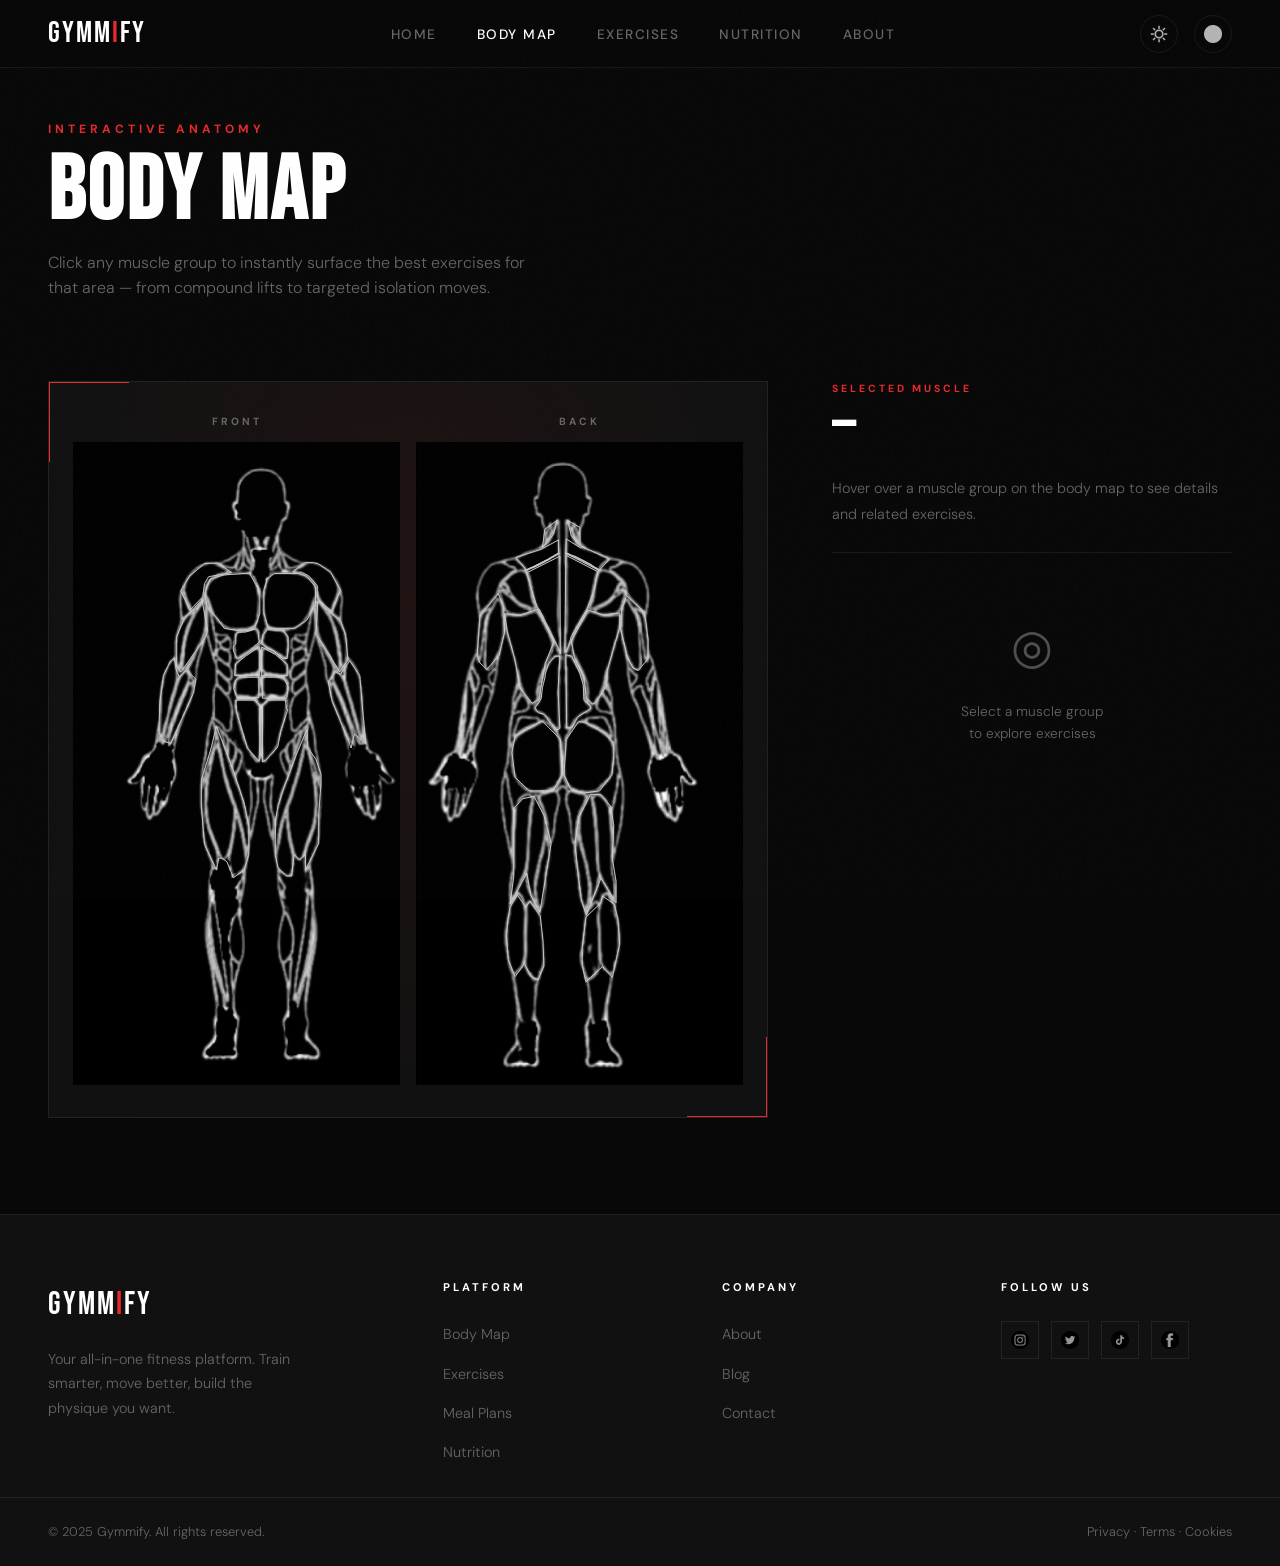
<file: bodymap.html>
<!DOCTYPE html>
<html lang="en">
<head>
    <meta charset="UTF-8">
    <meta name="viewport" content="width=device-width, initial-scale=1.0">
    <title>Gymmify — Body Map</title>
    <link rel="preconnect" href="https://fonts.googleapis.com">
    <link rel="preconnect" href="https://fonts.gstatic.com" crossorigin>
    <link href="https://fonts.googleapis.com/css2?family=Bebas+Neue&family=DM+Sans:ital,wght@0,300;0,400;0,500;0,700;1,300&display=swap" rel="stylesheet">
    <link rel="stylesheet" href="shared.css">
    <style>
        /* ===== PAGE HERO ===== */
        .page-hero { padding: 120px 3rem 3rem; max-width: 1280px; margin: 0 auto; opacity: 0; animation: fadeUp 0.7s 0.1s forwards; }
        .page-eyebrow { font-size: 0.75rem; font-weight: 700; letter-spacing: 4px; text-transform: uppercase; color: var(--red); margin-bottom: 0.75rem; }
        .page-title { font-family: var(--font-display); font-size: clamp(3rem, 7vw, 6rem); line-height: 0.92; letter-spacing: 3px; text-transform: uppercase; color: var(--white); margin-bottom: 1rem; }
        .page-sub { font-size: 1rem; font-weight: 300; color: var(--muted); max-width: 480px; }

        /* ===== BODY MAP SECTION ===== */
        .bodymap-section { max-width: 1280px; margin: 0 auto; padding: 2rem 3rem 6rem; display: grid; grid-template-columns: 1fr 400px; gap: 4rem; align-items: start; }
        .body-map-wrapper { background: var(--surface); background-image: radial-gradient(ellipse at 50% 30%, rgba(232,41,42,0.07) 0%, transparent 70%); border: 1px solid var(--border); position: relative; padding: 2rem 1.5rem; overflow: hidden; }
        .body-map-wrapper::after { content: ''; position: absolute; top: 0; left: 0; width: 80px; height: 80px; border-top: 1px solid var(--red); border-left: 1px solid var(--red); pointer-events: none; }
        .corner-br { position: absolute; bottom: 0; right: 0; width: 80px; height: 80px; border-bottom: 1px solid var(--red); border-right: 1px solid var(--red); pointer-events: none; }
        .view-labels { display: flex; gap: 1rem; margin-bottom: 0.75rem; }
        .view-label { flex: 1; text-align: center; font-size: 0.65rem; font-weight: 700; letter-spacing: 3px; text-transform: uppercase; color: var(--muted); }
        .svg-panels { display: flex; gap: 1rem; width: 100%; }
        .svg-panel { flex: 1; position: relative; overflow: hidden; }
        .svg-panel svg { width: 100%; height: auto; display: block; }
        .svg-panel svg path[id] { fill: transparent; stroke: rgba(255,255,255,0.25); stroke-width: 1; cursor: pointer; pointer-events: all; transition: fill 0.2s, stroke 0.2s; }
        .svg-panel svg path[id]:hover { fill: rgba(107, 0, 0, 0.45) !important; stroke: var(--red) !important; stroke-width: 1.5; }
        .svg-panel svg path[id].active { fill: rgba(232,41,42,0.35) !important; stroke: var(--red) !important; stroke-width: 1.5; }
        .svg-panel svg path:not([id]) { pointer-events: none; }

        /* ===== INFO PANEL ===== */
        .info-panel { position: sticky; top: 88px; }
        .panel-header { border-bottom: 1px solid var(--border); padding-bottom: 1.5rem; margin-bottom: 1.5rem; }
        .panel-label { font-size: 0.65rem; font-weight: 700; letter-spacing: 3px; text-transform: uppercase; color: var(--red); margin-bottom: 0.5rem; }
        .panel-title { font-family: var(--font-display); font-size: 2.8rem; letter-spacing: 2px; text-transform: uppercase; color: var(--white); line-height: 1; min-height: 3.4rem; transition: color 0.3s; }
        .panel-title.has-content { color: var(--red); }
        .panel-desc { font-size: 0.9rem; color: var(--muted); font-weight: 300; line-height: 1.8; margin-top: 1rem; min-height: 3rem; }
        .exercises-label { font-size: 0.65rem; font-weight: 700; letter-spacing: 3px; text-transform: uppercase; color: var(--muted); margin-bottom: 1rem; }
        .exercise-list { list-style: none; display: flex; flex-direction: column; gap: 0.5rem; }
        .exercise-item { display: flex; align-items: center; gap: 0.75rem; padding: 0.9rem 1rem; background: var(--surface); border: 1px solid var(--border); cursor: pointer; opacity: 0; transform: translateY(8px); transition: opacity 0.3s ease, transform 0.3s ease, border-color 0.2s, background 0.2s; }
        .exercise-item.visible { opacity: 1; transform: translateY(0); }
        .exercise-item:hover { border-color: rgba(232,41,42,0.4); background: rgba(232,41,42,0.05); }
        .ex-dot { width: 6px; height: 6px; background: var(--red); flex-shrink: 0; }
        .ex-name { font-size: 0.85rem; font-weight: 500; color: var(--text); flex: 1; }
        .ex-arrow { font-size: 0.7rem; color: var(--muted); }
        .empty-state { padding: 2rem 0; text-align: center; }
        .empty-icon { font-size: 3rem; margin-bottom: 1rem; opacity: 0.3; }
        .empty-text { font-size: 0.85rem; color: var(--muted); font-weight: 300; }
        .panel-cta { margin-top: 2rem; padding-top: 1.5rem; border-top: 1px solid var(--border); }
        .btn-explore { display: inline-flex; align-items: center; gap: 0.6rem; font-size: 0.8rem; font-weight: 700; letter-spacing: 2px; text-transform: uppercase; color: var(--white); border-bottom: 1px solid var(--red); padding-bottom: 2px; transition: gap 0.2s, color 0.2s; cursor: pointer; background: none; border-left: none; border-right: none; border-top: none; }
        .btn-explore:hover { gap: 1rem; color: var(--red); }
        .btn-explore::after { content: '→'; }

        /* ===== RESPONSIVE ===== */
        @media (max-width: 1024px) { .bodymap-section { grid-template-columns: 1fr; gap: 2rem; } .info-panel { position: static; } }
        @media (max-width: 900px) { .page-hero { padding: 100px 1.5rem 2rem; } .bodymap-section { padding: 1.5rem 1.5rem 4rem; } }

    </style>
</head>
<body>


    <!-- =================== HEADER =================== -->
    <header>
        <a href="index.html" class="logo">GYMM<span>I</span>FY</a>
        <nav id="main-nav">
            <ul>
                <li><a href="index.html">Home</a></li>
                <li><a href="bodymap.html" class="active">Body Map</a></li>
                <li><a href="exercises.html">Exercises</a></li>
                <li><a href="#">Nutrition</a></li>
                <li><a href="#">About</a></li>
            </ul>
        </nav>
        <div class="header-actions">
            <button class="icon-btn" id="theme-toggle" aria-label="Toggle theme" title="Toggle theme">
                <img src="/images/brightness.png" alt="Theme">
            </button>
            <button class="icon-btn" aria-label="Login or sign up" title="Login / Sign up" onclick="window.location.href='login.html'">
                <img src="/images/pfp.png" alt="Account">
            </button>
            <button class="menu-toggle" id="menu-toggle" aria-label="Toggle menu">
                <span></span><span></span><span></span>
            </button>
        </div>
    </header>

    <!-- =================== PAGE HERO =================== -->
    <section class="page-hero">
        <p class="page-eyebrow">Interactive Anatomy</p>
        <h1 class="page-title">Body Map</h1>
        <p class="page-sub">Click any muscle group to instantly surface the best exercises for that area — from compound lifts to targeted isolation moves.</p>
    </section>

    <!-- =================== BODY MAP =================== -->
    <div class="bodymap-section">

        <div>
            <div class="body-map-wrapper" id="map-container">
                <div class="corner-br"></div>

                <div class="view-labels">
                    <span class="view-label">Front</span>
                    <span class="view-label">Back</span>
                </div>

                <div class="svg-panels">

                    <!-- FRONT PANEL -->
                    <div class="svg-panel">
                        <svg id="front-svg" viewBox="0 0 358 704" xmlns="http://www.w3.org/2000/svg">
                            <rect width="362" height="704" fill="#1E1E1E"/>
                            <image href="images/body.svg" x="0" y="0" width="716" height="704" preserveAspectRatio="xMidYMid meet"/>
                            <path id="quads-right"   d="M175.5 359.5L157 311L151 336L140.5 370V398.5L144 440.5L157 468.5L159.5 455.5H163L168.5 459.5L175.5 477L187.5 468.5L192.5 451.5V420.5L187.5 396L175.5 359.5Z"/>
                            <path id="quads-left"    d="M244 343.5L256.5 314V334L266 347.5L271.5 363.5V373.5L269 407.5V439.5L254.5 468.5V451.5L248 457.5L242 451.5L239.5 475H233.5L224.5 466.5L221.5 451.5V435V415.5L224.5 398.5L230 381L244 343.5Z"/>
                            <path id="chest-right"   d="M194.5 143.5L193 143.603M193 143.603L165.5 145.5L150 150L144 166L147 181.5L158 193L165.5 204L184.5 207C188.833 206.667 197.7 205.6 198.5 204C199.3 202.4 202.833 192.667 204.5 188V163.5L193 143.603Z"/>
                            <path id="chest-left"    d="M212.5 150L220.5 144H247.5L256 147L265.5 158.5V177L256 195L242.5 204H214L209 188V162.5L212.5 150Z"/>
                            <path id="bicep-left"    d="M266 210L268 174.5L293 196L298.5 211.5L301 238.5L292 251.5L266 210Z"/>
                            <path id="bicep-right"   d="M142 172L122 193L113.5 213V245.5L118 252L144 215.5L147.5 206.5L141 172"/>
                            <path id="forearm-left"  d="M292.5 254.5L303 239.5L314 256L316.5 286L320.5 330L308 319.5L304.5 335L301.5 327L283.5 283L279.5 262.5L287 251.5L292.5 254.5Z"/>
                            <path id="forearm-right" d="M107 239.5L106.5 240.5M106.5 240.5L99 255.5L95 286.5L94 318L99 327.5L107 330L119.5 302.5L132 274.5L134.5 259.5L124 249.5L116.5 258L113 249.5L111 236.5L106.5 240.5Z"/>
                            <path id="shoulder-right" d="M144 133L158.5 132.5L173.5 143L148.5 147.5L144 155L142 169.5L128 184L118 163L127 147.5L144 133Z"/>
                            <path id="shoulder-left"  d="M242.5 140.5L254.5 132H263L264.5 132.5L268 133L282 142.5L293 162.5L290.5 167.5L283.5 186L267.5 171.5V157.5L258 146.5L250 142.5H241L242.5 140.5Z"/>
                            <path id="abdominal-1" d="M230.5 206C230.381 206 230.029 205.993 229.5 205.979M229.5 205.979C226.483 205.904 217.679 205.642 213 205.5L208 211L206.5 220.5L212 225L220 229L225.5 234L229.5 237H234.5L235.5 227V221V213.5L229.5 205.979Z"/>
                            <path id="abdominal-2" d="M200.5 204.5L189 208L180 208.5L178 212C178.167 215 178.4 221.1 178 221.5C177.5 222 175.5 222 175.5 226C175.5 230 179 235 179 236C179 237 181 237 182.5 236C184 235 185 236 186 234.5C187 233 189 232 190 231.5C191 231 190.5 230.5 191.5 230C192.5 229.5 194 228.5 194.5 228C195 227.5 197.5 224.5 198 224C198.4 223.6 199.833 222.5 200.5 222C200.5 222.167 200.7 222.3 201.5 221.5C202.3 220.7 203.5 219.167 204 218.5V217C203.667 216.667 203 215.6 203 214C203 212 204 207 203 206.5C202.2 206.1 201.667 205.333 201.5 205"/>
                            <path id="abdominal-3" d="M206.5 256V224.5L221.5 232.5L234.5 243.5V256H206.5Z"/>
                            <path id="abdominal-4" d="M204 255.5V224L189.5 234L178 243L177 255.5H204Z"/>
                            <path id="abdominal-5" d="M232.5 280.5H207.5L206.5 257.5H230.5L235.5 268L234 280.5H232.5Z"/>
                            <path id="abdominal-6" d="M203.5 258V258.5M203.5 258.5V280H179.5L176 270L178 261L181.5 257.5H203.5V258.5Z"/>
                            <path id="abdominal-7" d="M232.5 282.5H214L207.5 288V350L210.5 349L224 334L227.5 316.5L230.5 307C232.333 301.5 235.8 291 235 293C234.2 295 233 286.833 232.5 282.5Z"/>
                            <path id="abdominal-8" d="M204.5 347.037V287.919L198.5 282.5H178.5V293.338L183 308.61L191 335.213L203.5 349.5L204.5 347.037Z"/>
                        </svg>
                    </div>

                    <!-- BACK PANEL -->
                    <div class="svg-panel">
                        <svg id="back-svg" viewBox="358 0 358 704" xmlns="http://www.w3.org/2000/svg">
                            <rect x="358" width="358" height="704" fill="#1E1E1E"/>
                            <image href="images/body.svg" x="0" y="0" width="716" height="704" preserveAspectRatio="xMidYMid meet"/>
                            <path id="neck-left"   d="M499 95.4921L512.5 85.8413L508.5 101.079L496.5 115.302L499 95.4921Z"/>
                            <path id="neck-right"  d="M528 102.603L524 85.8413L537.5 93.4603V113.27L528 102.603Z"/>
                            <path id="lat-left"    d="M509 218.693L491.5 183L472 189.629L455 188.099L458 207.985L466 237.05L472 269.683L485 286L492.5 281.921L499.5 242.658L509 218.693Z"/>
                            <path id="lat-right"   d="M563.333 189.554L546.171 184L528 217.828L531.533 236.005L541.629 256.706L544.657 280.436L551.219 287L555.257 284.475L566.362 267.309L567.371 250.142L581 202.681V187.029L563.333 189.554Z"/>
                            <path id="tricep-left"  d="M428 190.145L448 166C450 170.695 454 180.286 454 181.091C454 181.896 454.667 199.535 455 208.255L449 233.406L435.5 249L428 241.958L425 233.406L428 190.145Z"/>
                            <path id="tricep-right" d="M583 184.298L588.5 168L607.5 185.826L609.5 195.503L612 215.876V237.267L601.5 250L595.5 247.453L589.5 236.248L582 204.671L583 184.298Z"/>
                            <path id="trap-left"   d="M479 140.19L467 126.476L495.5 117.333L514 107.175V122.413L479 140.19Z"/>
                            <path id="trap-right"  d="M522 121.905L522.5 106.159L538 115.81L540 114.794L570 128L558.5 140.698L522 121.905Z"/>
                            <path id="mid-back-right" d="M557 141.923L522 124L521 230H522.5L525 223.343L528 213.101L545.5 182.377L553 162.406L557 141.923Z"/>
                            <path id="mid-back-left"  d="M479 143.343L515.493 125L516 232L515.493 228.943L493.192 183.595L490.658 181.557L479 143.343Z"/>
                            <path id="glute-left"  d="M466.5 322.032L496 305.27L516 325.587L518 364.19L508 381.968H482L466.5 367.238L463 339.81L466.5 322.032Z"/>
                            <path id="glute-right" d="M520 364.19L522.5 325.587L536 306.286H538L544 307.302L564 318.476L574.5 329.651V344.889L572.5 364.19L559 381.968L540.5 384.508L527 379.429L520 364.19Z"/>
                            <path id="hamstring-left"  d="M474.846 390.53L487.209 388L498.088 408.745L506 439.104L493.637 515L483.747 496.279L479.297 471.992L461 505.892L464.956 476.04V401.155L474.846 390.53Z"/>
                            <path id="hamstring-right" d="M536 411.385L549 386H560.5L571 398.692L574.5 419.508L573 456.062L577 480.938V504.292L560.5 477.385L544.5 518L539 501.246L536 477.385L532 440.323L536 411.385Z"/>
                            <path id="calf-right" d="M543.952 520.373L560.253 504.622L562.229 497L575.072 506.146L579.024 521.897L581 549.843C578.365 561.53 573.096 585.106 573.096 585.919C573.096 586.732 565.852 578.467 562.229 574.232L543.952 591L540 572.708V553.908L543.952 520.373Z"/>
                            <path id="calf-left"  d="M478.241 509.213L468.855 496L460.952 509.213L458.482 524.459L457 540.213L458.976 566.639L466.386 585.443L476.759 571.213L483.675 584.934L491.578 589L498 573.754L497.012 545.803L494.048 518.869L482.687 502.607L478.241 509.213Z"/>
                            <path id="lower-back-right" d="M535 301L549 292V289L542 283L541 265.5L537.5 253.5L528.5 234.5L522 233L523 313H524H528.5L535 301Z"/>
                            <path id="lower-back-left"  d="M513.5 272.5L515.5 313.5L514 314.5L512 315C511.333 314.167 509.8 312.3 509 311.5C508.2 310.7 507.667 309.833 507.5 309.5L506 308C505.5 307.5 504.5 305.5 503 305C501.5 304.5 503 303.5 500.5 300.5C499.7 300.1 498.5 298.667 498 298L493.5 297L490 294.5L488.5 290.5L491.5 286.5L495 281L496.5 268.5C497.5 264.833 499.5 257.2 499.5 256V254L503 243L510 234.5H515.5L513.5 272.5Z"/>
                        </svg>
                    </div>

                </div>
            </div>
        </div>

        <!-- INFO PANEL -->
        <aside class="info-panel">
            <div class="panel-header">
                <p class="panel-label">Selected Muscle</p>
                <h2 class="panel-title" id="panel-title">—</h2>
                <p class="panel-desc" id="panel-desc">Hover over a muscle group on the body map to see details and related exercises.</p>
            </div>

            <div id="exercises-section" style="display:none;">
                <p class="exercises-label">Top Exercises</p>
                <ul class="exercise-list" id="exercise-list"></ul>
                <div class="panel-cta">
                    <button class="btn-explore" onclick="
                        const active = document.querySelector('path[id].active');
                        if (active && muscleData[active.id]) {
                            sessionStorage.setItem('selectedMuscle', muscleData[active.id].name.toLowerCase());
                        }
                        window.location.href='exercises.html';">Browse All Exercises</button>
                </div>
            </div>

            <div id="empty-state" class="empty-state">
                <div class="empty-icon">◎</div>
                <p class="empty-text">Select a muscle group<br>to explore exercises</p>
            </div>
        </aside>
    </div>

    <!-- =================== FOOTER =================== -->
    <footer>
        <div class="footer-inner">
            <div class="footer-brand">
                <a href="index.html" class="logo">GYMM<span style="color:var(--red)">I</span>FY</a>
                <p>Your all-in-one fitness platform. Train smarter, move better, build the physique you want.</p>
            </div>
            <div class="footer-col">
                <h4>Platform</h4>
                <ul>
                    <li><a href="bodymap.html">Body Map</a></li>
                    <li><a href="exercises.html">Exercises</a></li>
                    <li><a href="#">Meal Plans</a></li>
                    <li><a href="#">Nutrition</a></li>
                </ul>
            </div>
            <div class="footer-col">
                <h4>Company</h4>
                <ul>
                    <li><a href="#">About</a></li>
                    <li><a href="#">Blog</a></li>
                    <li><a href="#">Contact</a></li>
                </ul>
            </div>
            <div class="footer-col">
                <h4>Follow Us</h4>
                <div class="social-row">
                    <div class="social-icon"><img src="/images/instablack.png" alt="Instagram"></div>
                    <div class="social-icon"><img src="/images/twitterblack.png" alt="Twitter"></div>
                    <div class="social-icon"><img src="/images/tiktokblack.png" alt="TikTok"></div>
                    <div class="social-icon"><img src="/images/faceblack.png" alt="Facebook"></div>
                </div>
            </div>
        </div>
        <div class="footer-bottom">
            <p>© 2025 Gymmify. All rights reserved.</p>
            <p>Privacy · Terms · Cookies</p>
        </div>
    </footer>

    <script>
        /* ===== MUSCLE DATA ===== */
        const muscleData = {
            'chest-right':   { name: 'Chest',       desc: 'The pectoralis major is the primary chest muscle, responsible for horizontal adduction, flexion, and internal rotation of the shoulder joint.', exercises: ['Bench Press','Cable Fly','Push-Up','Dumbbell Fly','Incline Press'] },
            'chest-left':    { name: 'Chest',       desc: 'The pectoralis major is the primary chest muscle, responsible for horizontal adduction, flexion, and internal rotation of the shoulder joint.', exercises: ['Bench Press','Cable Fly','Push-Up','Dumbbell Fly','Incline Press'] },
            'abdominal-1':   { name: 'Abs',         desc: 'The rectus abdominis and obliques form the core of your midsection — crucial for posture, power transfer, and trunk flexion.', exercises: ['Crunches','Leg Raise','Plank','Cable Crunch','Ab Rollout'] },
            'abdominal-2':   { name: 'Abs',         desc: 'The rectus abdominis and obliques form the core of your midsection — crucial for posture, power transfer, and trunk flexion.', exercises: ['Crunches','Leg Raise','Plank','Cable Crunch','Ab Rollout'] },
            'abdominal-3':   { name: 'Abs',         desc: 'The rectus abdominis and obliques form the core of your midsection — crucial for posture, power transfer, and trunk flexion.', exercises: ['Crunches','Leg Raise','Plank','Cable Crunch','Ab Rollout'] },
            'abdominal-4':   { name: 'Abs',         desc: 'The rectus abdominis and obliques form the core of your midsection — crucial for posture, power transfer, and trunk flexion.', exercises: ['Crunches','Leg Raise','Plank','Cable Crunch','Ab Rollout'] },
            'abdominal-5':   { name: 'Abs',         desc: 'The rectus abdominis and obliques form the core of your midsection — crucial for posture, power transfer, and trunk flexion.', exercises: ['Crunches','Leg Raise','Plank','Cable Crunch','Ab Rollout'] },
            'abdominal-6':   { name: 'Abs',         desc: 'The rectus abdominis and obliques form the core of your midsection — crucial for posture, power transfer, and trunk flexion.', exercises: ['Crunches','Leg Raise','Plank','Cable Crunch','Ab Rollout'] },
            'abdominal-7':   { name: 'Obliques',    desc: 'The obliques run diagonally along your sides and are key for rotation, lateral flexion, and stabilising the trunk during heavy lifts.', exercises: ['Russian Twist','Side Crunch','Woodchop','Pallof Press','Landmine Rotation'] },
            'abdominal-8':   { name: 'Obliques',    desc: 'The obliques run diagonally along your sides and are key for rotation, lateral flexion, and stabilising the trunk during heavy lifts.', exercises: ['Russian Twist','Side Crunch','Woodchop','Pallof Press','Landmine Rotation'] },
            'quads-right':   { name: 'Quads',       desc: 'The quadriceps femoris — four muscles on the front of the thigh — are the primary knee extensors, essential for squatting, jumping, and running.', exercises: ['Squat','Leg Press','Leg Extension','Lunge','Hack Squat'] },
            'quads-left':    { name: 'Quads',       desc: 'The quadriceps femoris — four muscles on the front of the thigh — are the primary knee extensors, essential for squatting, jumping, and running.', exercises: ['Squat','Leg Press','Leg Extension','Lunge','Hack Squat'] },
            'bicep-left':    { name: 'Biceps',      desc: 'The biceps brachii flexes the elbow and supinates the forearm. It has two heads — long and short — that respond to different grip widths.', exercises: ['Barbell Curl','Dumbbell Curl','Hammer Curl','Preacher Curl','Chin-Up'] },
            'bicep-right':   { name: 'Biceps',      desc: 'The biceps brachii flexes the elbow and supinates the forearm. It has two heads — long and short — that respond to different grip widths.', exercises: ['Barbell Curl','Dumbbell Curl','Hammer Curl','Preacher Curl','Chin-Up'] },
            'forearm-left':  { name: 'Forearms',    desc: 'The forearm flexors and extensors control wrist movement and grip strength — often a limiting factor in pulling exercises.', exercises: ['Wrist Curl','Reverse Curl','Farmers Carry','Dead Hang','Plate Pinch'] },
            'forearm-right': { name: 'Forearms',    desc: 'The forearm flexors and extensors control wrist movement and grip strength — often a limiting factor in pulling exercises.', exercises: ['Wrist Curl','Reverse Curl','Farmers Carry','Dead Hang','Plate Pinch'] },
            'shoulder-right':{ name: 'Shoulders',   desc: 'The deltoid has three heads — anterior, lateral, and posterior — providing 360° shoulder movement and stability.', exercises: ['Overhead Press','Lateral Raise','Front Raise','Arnold Press','Face Pull'] },
            'shoulder-left': { name: 'Shoulders',   desc: 'The deltoid has three heads — anterior, lateral, and posterior — providing 360° shoulder movement and stability.', exercises: ['Overhead Press','Lateral Raise','Front Raise','Arnold Press','Face Pull'] },
            'trap-left':     { name: 'Traps',       desc: 'The trapezius spans the upper back and neck, controlling scapular elevation, retraction, and depression.', exercises: ['Shrug','Upright Row','Face Pull','Rack Pull','Snatch-Grip Deadlift'] },
            'trap-right':    { name: 'Traps',       desc: 'The trapezius spans the upper back and neck, controlling scapular elevation, retraction, and depression.', exercises: ['Shrug','Upright Row','Face Pull','Rack Pull','Snatch-Grip Deadlift'] },
            'lat-left':      { name: 'Lats',        desc: 'The latissimus dorsi is the broadest muscle in the back, responsible for shoulder adduction, extension, and internal rotation — the V-taper muscle.', exercises: ['Pull-Up','Lat Pulldown','Bent-Over Row','Seated Cable Row','Single-Arm Row'] },
            'lat-right':     { name: 'Lats',        desc: 'The latissimus dorsi is the broadest muscle in the back, responsible for shoulder adduction, extension, and internal rotation — the V-taper muscle.', exercises: ['Pull-Up','Lat Pulldown','Bent-Over Row','Seated Cable Row','Single-Arm Row'] },
            'mid-back-right':{ name: 'Mid Back',    desc: 'The rhomboids and middle trapezius retract the scapulae, improving posture and creating the dense, thick look of a developed back.', exercises: ['Bent-Over Row','T-Bar Row','Chest-Supported Row','Band Pull-Apart','Meadows Row'] },
            'mid-back-left': { name: 'Mid Back',    desc: 'The rhomboids and middle trapezius retract the scapulae, improving posture and creating the dense, thick look of a developed back.', exercises: ['Bent-Over Row','T-Bar Row','Chest-Supported Row','Band Pull-Apart','Meadows Row'] },
            'lower-back-right':{ name: 'Lower Back',desc: 'The erector spinae runs along the spine and is critical for spinal extension, posture, and safe performance of all heavy compound lifts.', exercises: ['Deadlift','Good Morning','Hyperextension','Romanian Deadlift','Superman Hold'] },
            'lower-back-left': { name: 'Lower Back',desc: 'The erector spinae runs along the spine and is critical for spinal extension, posture, and safe performance of all heavy compound lifts.', exercises: ['Deadlift','Good Morning','Hyperextension','Romanian Deadlift','Superman Hold'] },
            'tricep-left':   { name: 'Triceps',     desc: 'The triceps brachii makes up two-thirds of upper arm mass. Its three heads extend the elbow and are recruited in all pushing movements.', exercises: ['Close-Grip Bench','Tricep Dip','Skull Crusher','Cable Pushdown','Overhead Tricep Ext'] },
            'tricep-right':  { name: 'Triceps',     desc: 'The triceps brachii makes up two-thirds of upper arm mass. Its three heads extend the elbow and are recruited in all pushing movements.', exercises: ['Close-Grip Bench','Tricep Dip','Skull Crusher','Cable Pushdown','Overhead Tricep Ext'] },
            'glute-left':    { name: 'Glutes',      desc: 'The gluteus maximus is the largest and most powerful muscle in the body, driving hip extension, external rotation, and explosive movement.', exercises: ['Hip Thrust','Romanian Deadlift','Squat','Cable Kickback','Glute Bridge'] },
            'glute-right':   { name: 'Glutes',      desc: 'The gluteus maximus is the largest and most powerful muscle in the body, driving hip extension, external rotation, and explosive movement.', exercises: ['Hip Thrust','Romanian Deadlift','Squat','Cable Kickback','Glute Bridge'] },
            'hamstring-left':{ name: 'Hamstrings',  desc: 'The hamstrings flex the knee and extend the hip. Strong hamstrings balance quad dominance and reduce injury risk.', exercises: ['Romanian Deadlift','Leg Curl','Nordic Curl','Glute-Ham Raise','Good Morning'] },
            'hamstring-right':{ name: 'Hamstrings', desc: 'The hamstrings flex the knee and extend the hip. Strong hamstrings balance quad dominance and reduce injury risk.', exercises: ['Romanian Deadlift','Leg Curl','Nordic Curl','Glute-Ham Raise','Good Morning'] },
            'calf-left':     { name: 'Calves',      desc: 'The gastrocnemius and soleus plantarflex the ankle. Calves are trained with both bent-knee and straight-knee variations for full development.', exercises: ['Standing Calf Raise','Seated Calf Raise','Donkey Raise','Box Jump','Jump Rope'] },
            'calf-right':    { name: 'Calves',      desc: 'The gastrocnemius and soleus plantarflex the ankle. Calves are trained with both bent-knee and straight-knee variations for full development.', exercises: ['Standing Calf Raise','Seated Calf Raise','Donkey Raise','Box Jump','Jump Rope'] },
            'neck-left':     { name: 'Neck',        desc: 'The sternocleidomastoid and surrounding neck muscles stabilise the head and cervical spine.', exercises: ['Neck Bridge','Plate Neck Extension','Manual Resistance','Trap Bar Shrug','Farmer Carry'] },
            'neck-right':    { name: 'Neck',        desc: 'The sternocleidomastoid and surrounding neck muscles stabilise the head and cervical spine.', exercises: ['Neck Bridge','Plate Neck Extension','Manual Resistance','Trap Bar Shrug','Farmer Carry'] },
        };

        const muscleGroups = {};
        Object.entries(muscleData).forEach(([id, d]) => {
            if (!muscleGroups[d.name]) muscleGroups[d.name] = [];
            muscleGroups[d.name].push(id);
        });

        const frontSvg   = document.getElementById('front-svg');
        const backSvg    = document.getElementById('back-svg');
        const panelTitle = document.getElementById('panel-title');
        const panelDesc  = document.getElementById('panel-desc');
        const exSection  = document.getElementById('exercises-section');
        const exList     = document.getElementById('exercise-list');
        const emptyState = document.getElementById('empty-state');

        function showMuscle(id) {
            const data = muscleData[id];
            if (!data) return;

            [frontSvg, backSvg].forEach(svg => {
                svg.querySelectorAll('path[id]').forEach(p => p.classList.remove('active'));
            });

            const siblings = muscleGroups[data.name] || [];
            siblings.forEach(sid => {
                const el = document.getElementById(sid);
                if (el) el.classList.add('active');
            });

            panelTitle.textContent = data.name;
            panelTitle.classList.add('has-content');
            panelDesc.textContent  = data.desc;

            exList.innerHTML = '';
            data.exercises.forEach((ex, i) => {
                const li = document.createElement('li');
                li.className = 'exercise-item';
                li.innerHTML = `<span class="ex-dot"></span><span class="ex-name">${ex}</span><span class="ex-arrow">↗</span>`;
                li.addEventListener('click', () => {
                    sessionStorage.setItem('selectedMuscle', data.name.toLowerCase());
                    window.location.href = 'exercises.html';
                });
                exList.appendChild(li);
                setTimeout(() => li.classList.add('visible'), 50 * i);
            });

            exSection.style.display  = '';
            emptyState.style.display = 'none';
        }

        [frontSvg, backSvg].forEach(svg => {
            svg.querySelectorAll('path[id]').forEach(path => {
                path.addEventListener('click', () => showMuscle(path.id));
            });
        });

        /* ===== HAMBURGER ===== */
        const toggle = document.getElementById('menu-toggle');
        const nav    = document.getElementById('main-nav');
        toggle.addEventListener('click', () => {
            toggle.classList.toggle('active');
            nav.classList.toggle('active');
            document.body.style.overflow = nav.classList.contains('active') ? 'hidden' : '';
        });
        nav.querySelectorAll('a').forEach(a => {
            a.addEventListener('click', () => {
                toggle.classList.remove('active');
                nav.classList.remove('active');
                document.body.style.overflow = '';
            });
        });
        window.addEventListener('resize', () => {
            if (window.innerWidth > 900) {
                toggle.classList.remove('active');
                nav.classList.remove('active');
                document.body.style.overflow = '';
            }
        });

        /* ===== THEME TOGGLE ===== */
        document.getElementById('theme-toggle').addEventListener('click', () => {
            document.body.classList.toggle('light-mode');
        });
    </script>

</body>
</html>
</file>
<file: shared.css>
/* =============================================
   GYMMIFY — SHARED STYLES
   Imported by all pages
============================================= */

/* ===== TOKENS ===== */
:root {
    --red:        #E8292A;
    --red-dark:   #B01E1F;
    --red-glow:   rgba(232, 41, 42, 0.25);
    --bg:         #080808;
    --surface:    #111111;
    --surface-2:  #1A1A1A;
    --border:     rgba(255,255,255,0.07);
    --text:       #F0F0F0;
    --muted:      #666666;
    --white:      #FFFFFF;
    --font-display: 'Bebas Neue', sans-serif;
    --font-body:    'DM Sans', sans-serif;
}

:root.light-mode {
    --bg:         #F5F5F5;
    --surface:    #FFFFFF;
    --surface-2:  #EBEBEB;
    --border:     rgba(0,0,0,0.1);
    --text:       #111111;
    --muted:      #666666;
    --white:      #111111;
}

/* ===== RESET ===== */
*, *::before, *::after { margin: 0; padding: 0; box-sizing: border-box; }
html { scroll-behavior: smooth; }

body {
    background: var(--bg);
    color: var(--text);
    font-family: var(--font-body);
    font-size: 16px;
    line-height: 1.6;
    overflow-x: hidden;
}

a { color: inherit; text-decoration: none; }
img { display: block; max-width: 100%; }

/* ===== NOISE OVERLAY ===== */
body::before {
    content: '';
    position: fixed;
    inset: 0;
    background-image: url("data:image/svg+xml,%3Csvg viewBox='0 0 256 256' xmlns='http://www.w3.org/2000/svg'%3E%3Cfilter id='noise'%3E%3CfeTurbulence type='fractalNoise' baseFrequency='0.9' numOctaves='4' stitchTiles='stitch'/%3E%3C/filter%3E%3Crect width='100%25' height='100%25' filter='url(%23noise)' opacity='0.04'/%3E%3C/svg%3E");
    pointer-events: none;
    z-index: 999;
    opacity: 0.4;
}

/* ===== HEADER ===== */
header {
    position: fixed;
    top: 0; left: 0; right: 0;
    z-index: 100;
    display: flex;
    align-items: center;
    justify-content: space-between;
    padding: 0 3rem;
    height: 68px;
    background: rgba(8,8,8,0.85);
    backdrop-filter: blur(14px);
    -webkit-backdrop-filter: blur(14px);
    border-bottom: 1px solid var(--border);
}

.logo { font-family: var(--font-display); font-size: 1.9rem; letter-spacing: 2px; color: var(--white); }
.logo span { color: var(--red); }

nav ul { list-style: none; display: flex; gap: 2.5rem; }
nav a { font-size: 0.85rem; font-weight: 500; letter-spacing: 1.5px; text-transform: uppercase; color: var(--muted); transition: color 0.2s; }
nav a:hover { color: var(--white); }
nav a.active { color: var(--white); }

.header-actions { display: flex; align-items: center; gap: 1rem; }

.icon-btn {
    width: 38px;
    height: 38px;
    border-radius: 50%;
    border: 1px solid var(--border);
    background: transparent;
    display: flex;
    align-items: center;
    justify-content: center;
    cursor: pointer;
    transition: border-color 0.2s, background 0.2s;
    overflow: hidden;
}
.icon-btn:hover { border-color: rgba(255,255,255,0.35); background: rgba(255,255,255,0.06); }
.icon-btn img { width: 18px; height: 18px; filter: brightness(0) invert(1); opacity: 0.7; transition: opacity 0.2s; }
.icon-btn:hover img { opacity: 1; }

/* ===== HAMBURGER ===== */
.menu-toggle { display: none; background: none; border: none; cursor: pointer; flex-direction: column; gap: 5px; padding: 4px; }
.menu-toggle span { display: block; width: 24px; height: 2px; background: var(--white); transition: all 0.3s ease; }
.menu-toggle.active span:nth-child(1) { transform: rotate(45deg) translate(5px, 5px); }
.menu-toggle.active span:nth-child(2) { opacity: 0; }
.menu-toggle.active span:nth-child(3) { transform: rotate(-45deg) translate(7px, -6px); }

/* ===== FOOTER ===== */
footer { background: var(--surface); border-top: 1px solid var(--border); }

.footer-inner {
    max-width: 1280px;
    margin: 0 auto;
    padding: 4rem 3rem 2rem;
    display: grid;
    grid-template-columns: 1.5fr 1fr 1fr 1fr;
    gap: 3rem;
}

.footer-brand .logo { font-size: 2rem; margin-bottom: 1rem; display: block; }
.footer-brand p { font-size: 0.9rem; color: var(--muted); font-weight: 300; line-height: 1.7; max-width: 260px; }

.footer-col h4 { font-size: 0.7rem; font-weight: 700; letter-spacing: 3px; text-transform: uppercase; color: var(--white); margin-bottom: 1.5rem; }
.footer-col ul { list-style: none; display: flex; flex-direction: column; gap: 0.85rem; }
.footer-col a { font-size: 0.9rem; color: var(--muted); font-weight: 300; transition: color 0.2s; }
.footer-col a:hover { color: var(--white); }

.social-row { display: flex; gap: 0.75rem; margin-top: 0.5rem; }
.social-icon { width: 38px; height: 38px; border: 1px solid var(--border); display: flex; align-items: center; justify-content: center; transition: border-color 0.2s, background 0.2s; cursor: pointer; }
.social-icon:hover { border-color: var(--red); background: rgba(232,41,42,0.1); }
.social-icon img { width: 18px; height: 18px; filter: brightness(0.6); transition: filter 0.2s; }
.social-icon:hover img { filter: brightness(1); }

.footer-bottom { max-width: 1280px; margin: 0 auto; padding: 1.5rem 3rem; border-top: 1px solid var(--border); display: flex; justify-content: space-between; align-items: center; }
.footer-bottom p { font-size: 0.8rem; color: var(--muted); font-weight: 300; }

/* ===== ANIMATIONS ===== */
@keyframes fadeUp { from { opacity: 0; transform: translateY(24px); } to { opacity: 1; transform: translateY(0); } }

/* ===== RESPONSIVE — SHARED ===== */
@media (max-width: 900px) {
    header { padding: 0 1.5rem; }

    nav { display: none; }
    nav.active {
        display: flex;
        position: fixed;
        top: 68px; left: 0; right: 0;
        background: var(--surface);
        border-bottom: 1px solid var(--border);
        padding: 2rem 1.5rem;
        flex-direction: column;
    }
    nav.active ul { flex-direction: column; gap: 1.5rem; }
    nav.active a { font-size: 1rem; color: var(--text); }

    .menu-toggle { display: flex; }

    .footer-inner { grid-template-columns: 1fr 1fr; gap: 2rem; padding: 3rem 1.5rem 2rem; }
    .footer-brand { grid-column: 1 / -1; }
    .footer-bottom { padding: 1.5rem; flex-direction: column; gap: 0.5rem; text-align: center; }
}

@media (max-width: 480px) {
    .footer-inner { grid-template-columns: 1fr; }
}
</file>
